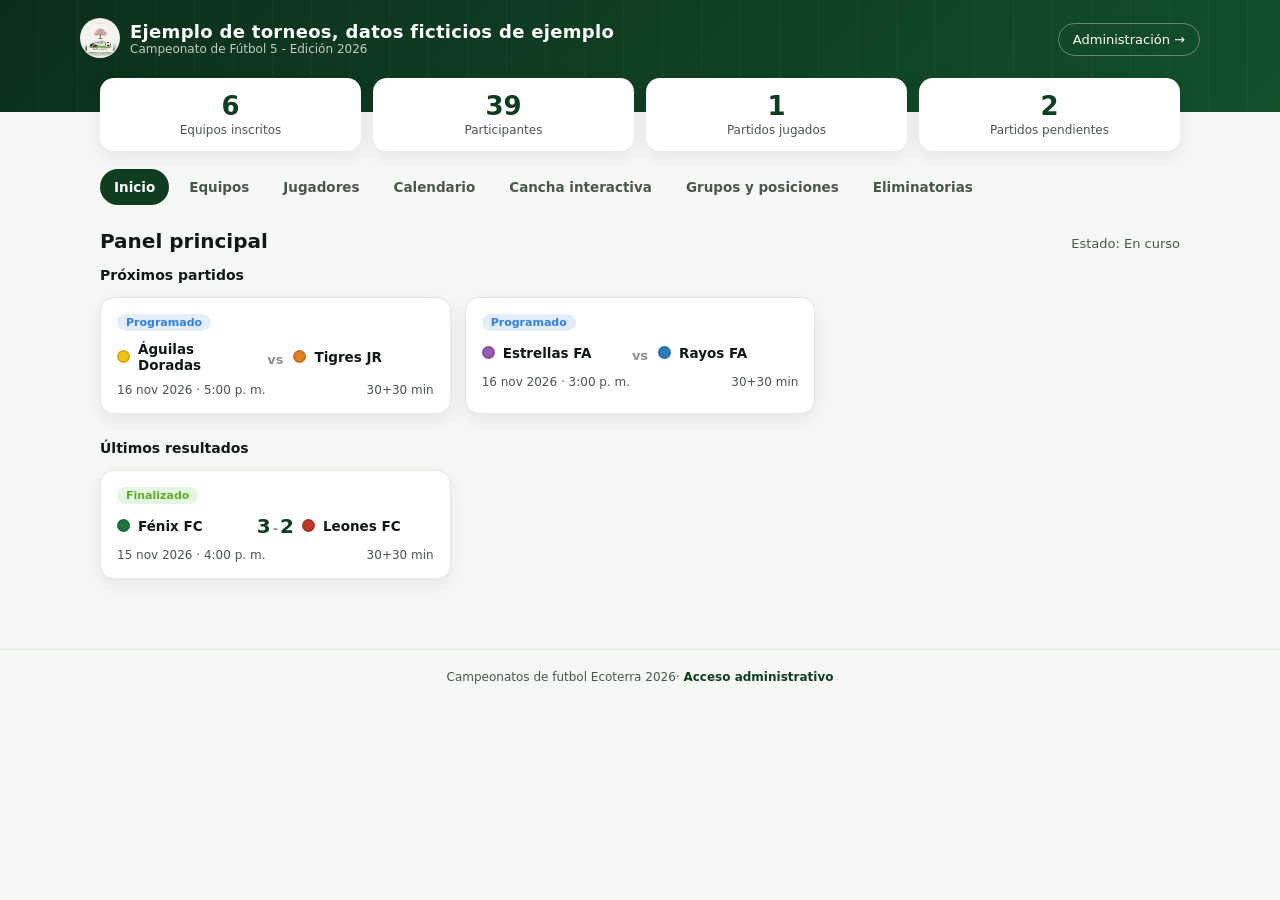
<file: index.html>
<!doctype html>
<html lang="es">
<head>
<meta charset="UTF-8" />
<meta name="viewport" content="width=device-width, initial-scale=1" />
<title>Torneos de Futbol Ecoterra Cluster 1</title>
<meta name="description" content="Organización de torneos de fútbol 5: equipos, categorías, calendario, resultados y eliminatorias." />
<link rel="stylesheet" href="css/styles.css" />
<link rel="icon" type="image/png" href="img/logo.png?v=2" />
</head>
<body>

  <header class="topbar">
    <div class="topbar-inner">
      <div class="brand">
        <img src="img/logo.png" alt="EcoTerra Maquilishuat Cluster 1" class="brand-badge" />
        <div class="brand-text">
          <h1>Ejemplo de torneos, datos ficticios de ejemplo</h1>
          <p id="tournament-name">Administrador de Campeonatos</p>
        </div>
      </div>
      <div class="topbar-actions">
        <a href="admin.html" class="btn-ghost">Administración →</a>
      </div>
    </div>
  </header>

  <div class="stats-row" id="stats-row">
    <div class="stat-card"><div class="num" id="stat-teams">–</div><div class="label">Equipos inscritos</div></div>
    <div class="stat-card"><div class="num" id="stat-players">–</div><div class="label">Participantes</div></div>
    <div class="stat-card"><div class="num" id="stat-played">–</div><div class="label">Partidos jugados</div></div>
    <div class="stat-card"><div class="num" id="stat-pending">–</div><div class="label">Partidos pendientes</div></div>
  </div>

  <nav class="tabs" id="tabs">
    <button data-section="inicio" class="active">Inicio</button>
    <button data-section="equipos">Equipos</button>
    <button data-section="jugadores">Jugadores</button>
    <button data-section="calendario">Calendario</button>
    <button data-section="cancha">Cancha interactiva</button>
    <button data-section="grupos">Grupos y posiciones</button>
    <button data-section="eliminatorias">Eliminatorias</button>
  </nav>

  <main>

    <!-- ============ INICIO ============ -->
    <section class="section active" id="section-inicio">
      <div class="section-head">
        <h2>Panel principal</h2>
        <span class="sub" id="tournament-status-label"></span>
      </div>
      <div class="section-head" style="margin-top:0;">
        <h3 style="font-size:14px;margin:0;">Próximos partidos</h3>
      </div>
      <div class="grid" id="inicio-proximos"></div>

      <div class="section-head" style="margin-top:26px;">
        <h3 style="font-size:14px;margin:0;">Últimos resultados</h3>
      </div>
      <div class="grid" id="inicio-resultados"></div>
    </section>

    <!-- ============ EQUIPOS ============ -->
    <section class="section" id="section-equipos">
      <div class="section-head">
        <h2>Equipos</h2>
        <div class="toolbar">
          <select id="filter-category-equipos"></select>
          <select id="filter-division-equipos"></select>
        </div>
      </div>
      <div class="grid" id="equipos-grid"></div>
    </section>

    <!-- ============ JUGADORES ============ -->
    <section class="section" id="section-jugadores">
      <div class="section-head">
        <h2>Jugadores</h2>
        <div class="toolbar">
          <input type="search" id="jugadores-search" placeholder="Buscar jugador..." />
        </div>
      </div>
      <div style="overflow-x:auto;">
        <table class="standings" id="jugadores-table" style="min-width:560px;">
          <thead><tr><th>#</th><th>Jugador</th><th>Equipo</th><th>Categoría</th><th>Rol</th></tr></thead>
          <tbody id="jugadores-tbody"></tbody>
        </table>
      </div>
    </section>

    <!-- ============ CALENDARIO ============ -->
    <section class="section" id="section-calendario">
      <div class="section-head">
        <h2>Calendario</h2>
        <div class="toolbar">
          <select id="filter-category-calendario"></select>
          <select id="filter-division-calendario"></select>
          <select id="filter-status-calendario">
            <option value="">Todos los estados</option>
            <option value="scheduled">Programado</option>
            <option value="live">En juego</option>
            <option value="finished">Finalizado</option>
            <option value="suspended">Suspendido</option>
            <option value="rescheduled">Reprogramado</option>
          </select>
        </div>
      </div>
      <div class="grid" id="calendario-grid"></div>
    </section>

    <!-- ============ CANCHA INTERACTIVA ============ -->
    <section class="section" id="section-cancha">
      <div class="section-head">
        <h2>Cancha interactiva</h2>
        <div class="toolbar">
          <select id="cancha-match-select"></select>
        </div>
      </div>
      <div id="cancha-container"></div>
    </section>

    <!-- ============ GRUPOS Y POSICIONES ============ -->
    <section class="section" id="section-grupos">
      <div class="section-head">
        <h2>Grupos y posiciones</h2>
        <div class="toolbar">
          <select id="filter-category-grupos"></select>
          <select id="filter-division-grupos"></select>
        </div>
      </div>
      <div id="grupos-container"></div>
    </section>

    <!-- ============ ELIMINATORIAS ============ -->
    <section class="section" id="section-eliminatorias">
      <div class="section-head">
        <h2>Eliminatorias</h2>
        <div class="toolbar">
          <select id="filter-category-elim"></select>
          <select id="filter-division-elim"></select>
        </div>
      </div>
      <div id="eliminatorias-container"></div>
    </section>

  </main>

  <footer class="site-footer">
    Campeonatos de futbol Ecoterra 2026· <a href="admin.html">Acceso administrativo</a>
  </footer>

  <!-- Modal de detalle de partido -->
  <div class="modal-backdrop hidden" id="modal-backdrop">
    <div class="modal">
      <button class="modal-close" id="modal-close">✕</button>
      <h2 id="modal-title">Partido</h2>
      <div id="modal-body"></div>
    </div>
  </div>

  <!-- Modal de detalle de equipo -->
  <div class="modal-backdrop hidden" id="team-modal-backdrop">
    <div class="modal">
      <button class="modal-close" id="team-modal-close">✕</button>
      <div id="team-modal-body"></div>
    </div>
  </div>

  <script src="js/data.js"></script>
  <script src="js/standings.js"></script>
  <script src="js/bracket.js"></script>
  <script src="js/teams.js"></script>
  <script src="js/matches.js"></script>
  <script src="js/groups.js"></script>
  <script src="js/app.js"></script>
</body>
</html>
</file>
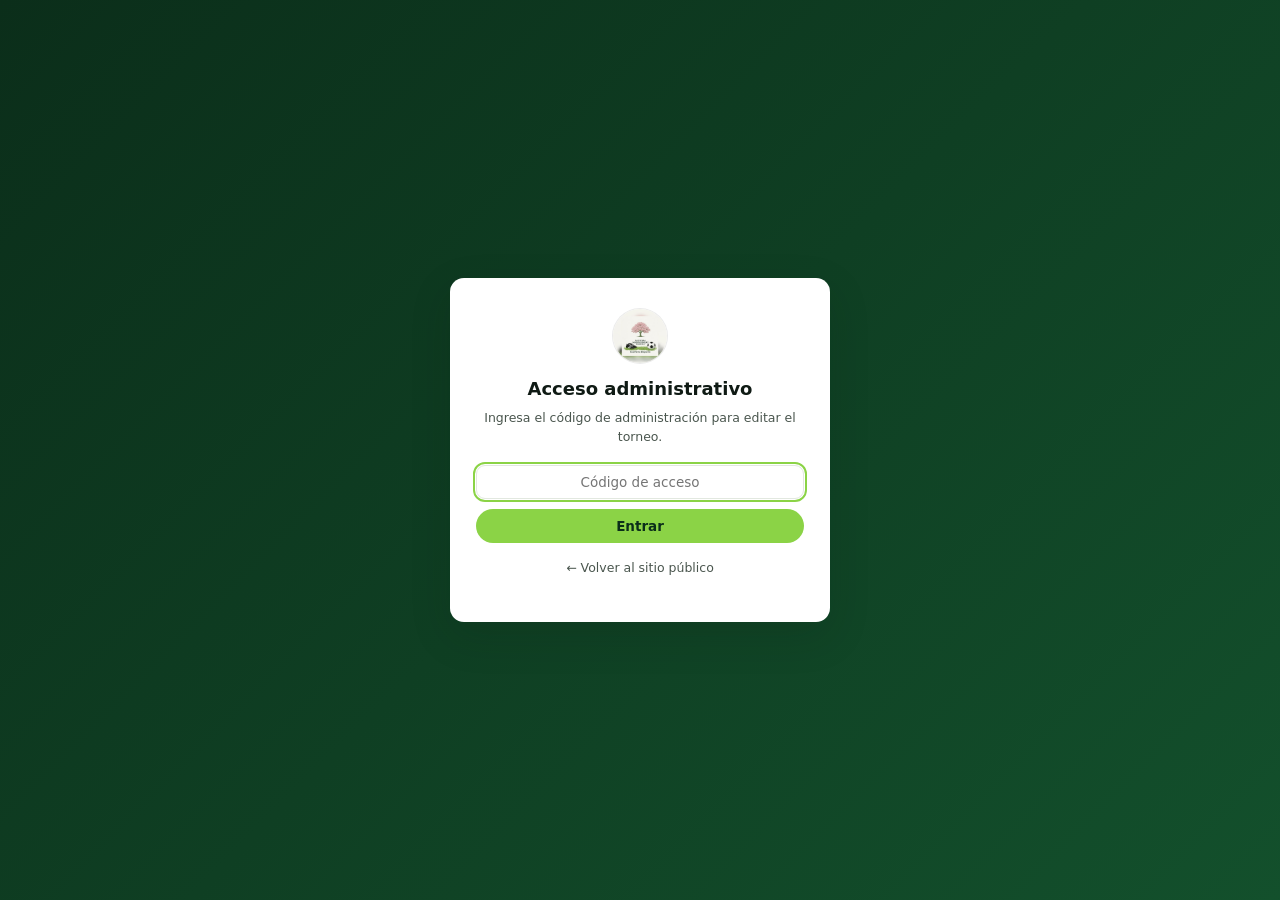
<file: admin.html>
<!doctype html>
<html lang="es">
<head>
<meta charset="UTF-8" />
<meta name="viewport" content="width=device-width, initial-scale=1" />
<title>Administración — Torneos de Futbol Ecoterra Cluster 1</title>
<link rel="stylesheet" href="css/styles.css" />
<link rel="stylesheet" href="css/admin.css" />
<link rel="icon" type="image/png" href="img/logo.png?v=2" />
</head>
<body>

  <!-- Candado de acceso (filtro simple, no es un login real — ver js/admin-auth.js) -->
  <div class="admin-gate" id="admin-gate">
    <div class="admin-gate-card">
      <img src="img/logo.png" alt="EcoTerra Maquilishuat Cluster 1" class="brand-badge" style="width:56px;height:56px;" />
      <h1>Acceso administrativo</h1>
      <p class="note">Ingresa el código de administración para editar el torneo.</p>
      <input type="password" id="gate-code" placeholder="Código de acceso" autocomplete="off" />
      <button class="btn lime" id="gate-submit">Entrar</button>
      <p id="gate-error" class="hidden" style="color:var(--red);font-size:12.5px;margin-top:8px;">Código incorrecto.</p>
      <p class="center" style="margin-top:14px;">
        <a href="index.html" style="font-size:12.5px;color:var(--ink-soft);">← Volver al sitio público</a>
      </p>
    </div>
  </div>

  <div id="admin-app" class="hidden">

  <div class="export-bar">
    <span id="draft-status">Cargando datos…</span>
    <div class="toolbar">
      <button class="btn small secondary" id="btn-discard-draft">Descartar borrador</button>
      <button class="btn small lime" id="btn-export">⬇ Exportar JSON actualizado</button>
    </div>
  </div>

  <header class="topbar admin-topbar">
    <div class="topbar-inner">
      <div class="brand">
        <img src="img/logo.png" alt="EcoTerra Maquilishuat Cluster 1" class="brand-badge" />
        <div class="brand-text">
          <h1>Panel de administración</h1>
          <p id="tournament-name">Torneo 5</p>
        </div>
      </div>
      <div class="topbar-actions">
        <a href="index.html" class="btn-ghost">← Ver sitio público</a>
        <button class="btn-ghost" id="btn-lock-panel" title="Bloquear panel">🔒 Bloquear</button>
      </div>
    </div>
  </header>

  <nav class="tabs" id="tabs">
    <button data-section="torneo" class="active">Torneo</button>
    <button data-section="equipos">Equipos</button>
    <button data-section="grupos">Grupos</button>
    <button data-section="calendario">Partidos</button>
    <button data-section="eliminatorias">Eliminatorias</button>
    <button data-section="datos">Importar / Exportar</button>
  </nav>

  <main>

    <!-- ============ TORNEO ============ -->
    <section class="section active" id="section-torneo">
      <div class="panel">
        <h3>Torneos</h3>
        <ul class="admin-list" id="tournament-list"></ul>
        <div style="margin-top:10px;">
          <button class="btn secondary small" id="btn-new-tournament">+ Nuevo torneo</button>
        </div>
      </div>

      <div class="panel">
        <h3>Datos generales</h3>
        <div class="form-grid">
          <div class="full">
            <label>Nombre del torneo</label>
            <input type="text" id="t-name" />
          </div>
          <div>
            <label>Estado</label>
            <select id="t-status">
              <option value="registration">Inscripción abierta</option>
              <option value="in_progress">En curso</option>
              <option value="finished">Finalizado</option>
            </select>
          </div>
          <div>
            <label>Consulta pública</label>
            <select id="t-public">
              <option value="true">Pública</option>
              <option value="false">Privada</option>
            </select>
          </div>
        </div>
      </div>

      <div class="panel">
        <h3>Duración y reglas del partido</h3>
        <div class="form-grid">
          <div><label>Primer tiempo (min)</label><input type="number" id="t-first-half" min="1" /></div>
          <div><label>Segundo tiempo (min)</label><input type="number" id="t-second-half" min="1" /></div>
          <div><label>Descanso (min)</label><input type="number" id="t-halftime" min="0" /></div>
          <div><label>Máximo de jugadores por equipo</label><input type="number" id="t-max-players" min="5" max="30" /></div>
          <div><label>Clasifican por grupo (eliminatoria)</label><input type="number" id="t-advance" min="1" max="4" /></div>
        </div>
      </div>

      <div class="panel">
        <h3>Categorías <span class="count" id="cat-count"></span></h3>
        <ul class="admin-list" id="categories-list"></ul>
        <div class="form-grid" style="margin-top:12px;">
          <div><label>ID (corto)</label><input type="text" id="new-cat-id" placeholder="Ej. INF" /></div>
          <div><label>Nombre</label><input type="text" id="new-cat-name" placeholder="Ej. Infantil" /></div>
          <div><label>Edad mínima</label><input type="number" id="new-cat-min" value="0" /></div>
          <div><label>Edad máxima</label><input type="number" id="new-cat-max" placeholder="vacío = sin límite" /></div>
        </div>
        <div style="margin-top:10px;"><button class="btn secondary small" id="btn-add-category">+ Agregar categoría</button></div>
      </div>
    </section>

    <!-- ============ EQUIPOS ============ -->
    <section class="section" id="section-equipos">
      <div class="section-head">
        <h2>Equipos</h2>
        <div class="toolbar">
          <select id="filter-category-equipos"></select>
          <select id="filter-division-equipos"></select>
        </div>
      </div>

      <div class="panel">
        <h3>Agregar equipo</h3>
        <div class="form-grid">
          <div><label>Nombre del equipo</label><input type="text" id="new-team-name" /></div>
          <div><label>Categoría</label><select id="new-team-category"></select></div>
          <div><label>División</label><select id="new-team-division"></select></div>
          <div><label>Color principal</label><div class="inline-color"><input type="color" id="new-team-color1" value="#1b7a3d" /></div></div>
          <div><label>Color secundario</label><div class="inline-color"><input type="color" id="new-team-color2" value="#ffffff" /></div></div>
        </div>
        <div style="margin-top:10px;"><button class="btn lime small" id="btn-add-team">+ Crear equipo</button></div>
      </div>

      <div id="equipos-admin-list"></div>
    </section>

    <!-- ============ GRUPOS ============ -->
    <section class="section" id="section-grupos">
      <div class="section-head">
        <h2>Grupos</h2>
        <div class="toolbar">
          <select id="filter-category-grupos"></select>
          <select id="filter-division-grupos"></select>
        </div>
      </div>
      <div id="grupos-admin-container"></div>
    </section>

    <!-- ============ PARTIDOS ============ -->
    <section class="section" id="section-calendario">
      <div class="section-head">
        <h2>Partidos</h2>
        <div class="toolbar">
          <select id="filter-category-calendario"></select>
          <select id="filter-division-calendario"></select>
        </div>
      </div>

      <div class="panel">
        <h3>Programar nuevo partido</h3>
        <div class="form-grid">
          <div><label>Grupo (opcional)</label><select id="new-match-group"><option value="">Sin grupo / eliminatoria</option></select></div>
          <div><label>Equipo local</label><select id="new-match-home"></select></div>
          <div><label>Equipo visitante</label><select id="new-match-away"></select></div>
          <div><label>Fecha</label><input type="date" id="new-match-date" /></div>
          <div><label>Hora</label><input type="time" id="new-match-time" /></div>
        </div>
        <div style="margin-top:10px;"><button class="btn lime small" id="btn-add-match">+ Programar partido</button></div>
      </div>

      <ul class="admin-list" id="matches-admin-list"></ul>
    </section>

    <!-- ============ ELIMINATORIAS ============ -->
    <section class="section" id="section-eliminatorias">
      <div class="section-head">
        <h2>Eliminatorias</h2>
        <div class="toolbar">
          <select id="filter-category-elim"></select>
          <select id="filter-division-elim"></select>
        </div>
      </div>
      <div class="panel">
        <div class="toolbar">
          <button class="btn secondary small" id="btn-gen-bracket">Generar cruces iniciales</button>
          <button class="btn secondary small" id="btn-advance-bracket">Avanzar a la siguiente ronda</button>
        </div>
        <p class="muted" id="bracket-msg" style="font-size:12.5px;margin-top:8px;"></p>
      </div>
      <div id="eliminatorias-admin-container"></div>
    </section>

    <!-- ============ IMPORTAR / EXPORTAR ============ -->
    <section class="section" id="section-datos">
      <div class="panel">
        <h3>Exportar</h3>
        <p class="muted" style="font-size:13px;">Descarga el archivo <code>tournaments.json</code> actualizado con todos tus cambios. Reemplaza el archivo <code>data/tournaments.json</code> de tu repositorio en GitHub y haz commit/push para publicar los cambios (solo cuentas con permiso de escritura pueden hacerlo).</p>
        <button class="btn lime" id="btn-export-2">⬇ Descargar tournaments.json</button>
      </div>
      <div class="panel">
        <h3>Importar</h3>
        <p class="muted" style="font-size:13px;">Carga un archivo <code>tournaments.json</code> (por ejemplo, el publicado actualmente en tu repositorio) para continuar editando desde ahí.</p>
        <input type="file" id="import-file" accept="application/json" />
      </div>
      <div class="panel">
        <h3>Borrador local</h3>
        <p class="muted" style="font-size:13px;">Tus cambios se guardan automáticamente en este navegador mientras trabajas, para que no se pierdan si recargas la página. No se publican hasta que exportes el JSON y lo subas a GitHub.</p>
        <button class="btn danger small" id="btn-discard-draft-2">Descartar borrador y recargar datos publicados</button>
      </div>
    </section>

  </main>

  <!-- Modal de edición de partido -->
  <div class="modal-backdrop hidden" id="match-modal-backdrop">
    <div class="modal">
      <button class="modal-close" id="match-modal-close">✕</button>
      <div id="match-modal-body"></div>
    </div>
  </div>

  </div><!-- /#admin-app -->

  <script src="js/data.js"></script>
  <script src="js/standings.js"></script>
  <script src="js/bracket.js"></script>
  <script src="js/teams.js"></script>
  <script src="js/matches.js"></script>
  <script src="js/groups.js"></script>
  <script src="js/admin-auth.js"></script>
  <script src="js/admin.js"></script>
</body>
</html>
</file>
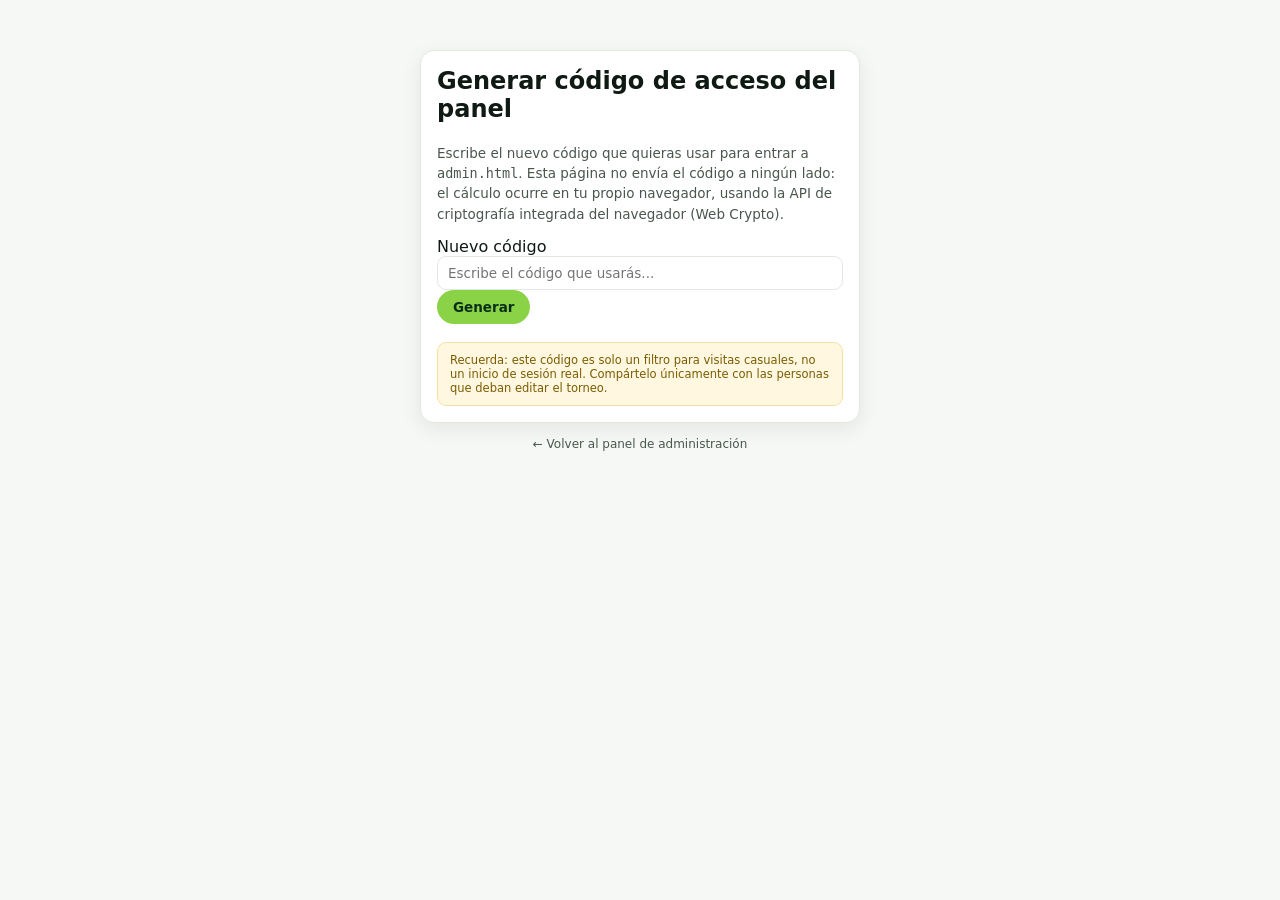
<file: generate-code.html>
<!doctype html>
<html lang="es">
<head>
<meta charset="UTF-8" />
<meta name="viewport" content="width=device-width, initial-scale=1" />
<title>Torneos de Futbol Ecoterra Cluster 1</title>
<link rel="stylesheet" href="css/styles.css" />
</head>
<body>
  <div style="max-width:480px;margin:50px auto;padding:0 20px;">
    <div class="card">
      <h2 class="mt-0">Generar código de acceso del panel</h2>
      <p class="muted" style="font-size:13.5px;line-height:1.5;">
        Escribe el nuevo código que quieras usar para entrar a <code>admin.html</code>.
        Esta página no envía el código a ningún lado: el cálculo ocurre en tu propio
        navegador, usando la API de criptografía integrada del navegador (Web Crypto).
      </p>
      <div class="field-group">
        <label>Nuevo código</label>
        <input type="text" id="code-input" placeholder="Escribe el código que usarás..." style="width:100%;" />
      </div>
      <button class="btn lime" id="gen-btn">Generar</button>

      <div id="result" class="hidden" style="margin-top:18px;">
        <p class="muted" style="font-size:12.5px;">
          Copia esta línea completa y reemplaza la línea <code>const CODE_HASH = ...</code>
          dentro de <code>js/admin-auth.js</code>:
        </p>
        <textarea id="result-text" readonly style="width:100%;min-height:64px;font-family:monospace;font-size:12.5px;"></textarea>
        <button class="btn secondary small" id="copy-btn" style="margin-top:8px;">Copiar línea</button>
        <p id="copy-ok" class="hidden" style="font-size:12px;color:var(--lime-dark);margin-top:6px;">¡Copiado!</p>
      </div>

      <div class="warn" style="margin-top:18px;background:#fff7e0;border:1px solid #f4e2a0;border-radius:var(--radius-sm);padding:10px 12px;font-size:11.5px;color:#7a5c00;">
        Recuerda: este código es solo un filtro para visitas casuales, no un inicio de
        sesión real. Compártelo únicamente con las personas que deban editar el torneo.
      </div>
    </div>
    <p class="center muted" style="font-size:12px;margin-top:14px;"><a href="admin.html">← Volver al panel de administración</a></p>
  </div>

  <script>
    async function sha256Hex(text) {
      const enc = new TextEncoder().encode(text);
      const buf = await crypto.subtle.digest("SHA-256", enc);
      return Array.from(new Uint8Array(buf)).map((b) => b.toString(16).padStart(2, "0")).join("");
    }

    async function generate() {
      const val = document.getElementById("code-input").value;
      if (!val) return;
      const hash = await sha256Hex(val);
      document.getElementById("result-text").value =
        `  const CODE_HASH = "${hash}"; // actualizado ${new Date().toISOString().slice(0, 10)}`;
      document.getElementById("result").classList.remove("hidden");
      document.getElementById("copy-ok").classList.add("hidden");
    }

    document.getElementById("gen-btn").addEventListener("click", generate);
    document.getElementById("code-input").addEventListener("keydown", (e) => {
      if (e.key === "Enter") generate();
    });
    document.getElementById("copy-btn").addEventListener("click", () => {
      const ta = document.getElementById("result-text");
      ta.select();
      navigator.clipboard.writeText(ta.value).then(() => {
        document.getElementById("copy-ok").classList.remove("hidden");
      });
    });
  </script>
</body>
</html>
</file>
<file: css/styles.css>
/* ==========================================================================
   Torneo 5 — Administrador de Campeonatos
   Hoja de estilos principal (sitio público y compartida con admin)
   ========================================================================== */

:root {
  --turf-900: #0b2e1a;
  --turf-800: #0f3d22;
  --turf-700: #13502c;
  --turf-line: rgba(255, 255, 255, 0.55);
  --lime: #8bd346;
  --lime-dark: #5fae27;
  --ink: #0f1a14;
  --ink-soft: #4a564e;
  --paper: #f6f8f5;
  --card: #ffffff;
  --border: #e2e8e0;
  --shadow: 0 6px 20px rgba(15, 30, 20, 0.08);
  --shadow-lg: 0 14px 40px rgba(15, 30, 20, 0.16);
  --radius: 14px;
  --radius-sm: 9px;
  --yellow: #f4c430;
  --red: #e14b4b;
  --blue: #2f80ed;
  --gray: #8a948e;
  --font: "Segoe UI", system-ui, -apple-system, Roboto, Helvetica, Arial, sans-serif;
}

* { box-sizing: border-box; }

html, body {
  margin: 0;
  padding: 0;
  font-family: var(--font);
  background: var(--paper);
  color: var(--ink);
  -webkit-font-smoothing: antialiased;
}

img { max-width: 100%; display: block; }
button { font-family: inherit; cursor: pointer; }
a { color: inherit; text-decoration: none; }

.hidden { display: none !important; }

/* ---------- Top bar ---------- */
.topbar {
  background: linear-gradient(135deg, var(--turf-900), var(--turf-700));
  color: #fff;
  padding: 18px 20px 54px;
  position: relative;
  overflow: hidden;
}

.topbar::after {
  content: "";
  position: absolute;
  inset: 0;
  background-image: repeating-linear-gradient(
    90deg,
    transparent,
    transparent 38px,
    var(--turf-line) 38px,
    var(--turf-line) 39px
  );
  opacity: 0.06;
  pointer-events: none;
}

.topbar-inner {
  max-width: 1120px;
  margin: 0 auto;
  display: flex;
  align-items: center;
  justify-content: space-between;
  gap: 12px;
  position: relative;
  z-index: 1;
}

.brand {
  display: flex;
  align-items: center;
  gap: 10px;
}

.brand-badge {
  width: 40px;
  height: 40px;
  border-radius: 50%;
  background: var(--lime);
  color: var(--turf-900);
  display: flex;
  align-items: center;
  justify-content: center;
  font-weight: 800;
  font-size: 15px;
  flex-shrink: 0;
  overflow: hidden;
}

/* Cuando el badge es un logo (<img class="brand-badge">) en vez de texto */
img.brand-badge {
  object-fit: cover;
  background: #fff;
  border: 1px solid rgba(0, 0, 0, 0.08);
}

.brand-text h1 {
  margin: 0;
  font-size: 18px;
  letter-spacing: 0.3px;
}

.brand-text p {
  margin: 0;
  font-size: 12px;
  opacity: 0.75;
}

.topbar-actions a.btn-ghost {
  border: 1px solid rgba(255,255,255,0.35);
  padding: 8px 14px;
  border-radius: 999px;
  font-size: 13px;
  color: #fff;
  white-space: nowrap;
}
.topbar-actions a.btn-ghost:hover { background: rgba(255,255,255,0.12); }

/* Dashboard stat cards, pulled up over the topbar */
.stats-row {
  max-width: 1120px;
  margin: -34px auto 0;
  padding: 0 20px;
  display: grid;
  grid-template-columns: repeat(4, 1fr);
  gap: 12px;
  position: relative;
  z-index: 2;
}

.stat-card {
  background: var(--card);
  border-radius: var(--radius);
  box-shadow: var(--shadow);
  padding: 14px 16px;
  text-align: center;
}

.stat-card .num {
  font-size: 26px;
  font-weight: 800;
  color: var(--turf-800);
  line-height: 1.1;
}

.stat-card .label {
  font-size: 12px;
  color: var(--ink-soft);
  margin-top: 2px;
}

/* ---------- Nav ---------- */
nav.tabs {
  max-width: 1120px;
  margin: 18px auto 0;
  padding: 0 20px;
  display: flex;
  gap: 6px;
  overflow-x: auto;
  scrollbar-width: none;
}
nav.tabs::-webkit-scrollbar { display: none; }

nav.tabs button {
  border: none;
  background: transparent;
  padding: 10px 14px;
  font-size: 13.5px;
  font-weight: 600;
  color: var(--ink-soft);
  border-radius: 999px;
  white-space: nowrap;
  transition: background .15s, color .15s;
}

nav.tabs button.active {
  background: var(--turf-800);
  color: #fff;
}

nav.tabs button:not(.active):hover {
  background: var(--border);
}

/* ---------- Layout ---------- */
main {
  max-width: 1120px;
  margin: 0 auto;
  padding: 18px 20px 60px;
}

.section { display: none; }
.section.active { display: block; animation: fadein .2s ease; }

@keyframes fadein {
  from { opacity: 0; transform: translateY(4px); }
  to { opacity: 1; transform: translateY(0); }
}

.section-head {
  display: flex;
  align-items: baseline;
  justify-content: space-between;
  gap: 10px;
  margin: 6px 0 14px;
  flex-wrap: wrap;
}

.section-head h2 {
  margin: 0;
  font-size: 20px;
}

.section-head .sub {
  font-size: 13px;
  color: var(--ink-soft);
}

.toolbar {
  display: flex;
  gap: 8px;
  flex-wrap: wrap;
  align-items: center;
}

select, input[type="text"], input[type="search"], input[type="date"], input[type="time"], input[type="number"], input[type="password"], input[type="color"], textarea {
  border: 1px solid var(--border);
  border-radius: var(--radius-sm);
  padding: 8px 10px;
  font-size: 13.5px;
  font-family: inherit;
  background: #fff;
  color: var(--ink);
}
select:focus, input:focus, textarea:focus { outline: 2px solid var(--lime); outline-offset: 1px; }

.btn {
  display: inline-flex;
  align-items: center;
  gap: 6px;
  border: none;
  border-radius: 999px;
  padding: 9px 16px;
  font-size: 13.5px;
  font-weight: 600;
  background: var(--turf-800);
  color: #fff;
}
.btn:hover { background: var(--turf-900); }
.btn.secondary { background: #fff; color: var(--turf-800); border: 1px solid var(--border); }
.btn.secondary:hover { background: var(--paper); }
.btn.lime { background: var(--lime); color: var(--turf-900); }
.btn.lime:hover { background: var(--lime-dark); }
.btn.danger { background: #fff; color: var(--red); border: 1px solid #f3cfcf; }
.btn.danger:hover { background: #fdeeee; }
.btn.small { padding: 6px 11px; font-size: 12.5px; }
.btn:disabled { opacity: .5; cursor: not-allowed; }

/* ---------- Cards grid ---------- */
.grid {
  display: grid;
  grid-template-columns: repeat(auto-fill, minmax(260px, 1fr));
  gap: 14px;
}

.card {
  background: var(--card);
  border: 1px solid var(--border);
  border-radius: var(--radius);
  box-shadow: var(--shadow);
  padding: 16px;
}

/* ---------- Team card ---------- */
.team-card { cursor: pointer; transition: transform .12s; }
.team-card:hover { transform: translateY(-2px); }

.team-card-head {
  display: flex;
  align-items: center;
  gap: 10px;
}

.team-chip {
  width: 44px;
  height: 44px;
  border-radius: 50%;
  display: flex;
  align-items: center;
  justify-content: center;
  font-weight: 800;
  font-size: 14px;
  flex-shrink: 0;
  border: 3px solid rgba(0,0,0,0.08);
}

.team-card-head h3 { margin: 0; font-size: 15.5px; }
.team-card-head .meta { font-size: 12px; color: var(--ink-soft); margin-top: 2px; }

.badge {
  display: inline-block;
  font-size: 11px;
  font-weight: 700;
  padding: 2px 9px;
  border-radius: 999px;
  background: var(--border);
  color: var(--ink-soft);
}
.badge.active { background: #e4f7e0; color: var(--lime-dark); }
.badge.withdrawn { background: #f4e6c4; color: #8a6400; }
.badge.disqualified { background: #fbe0e0; color: var(--red); }
.badge.scheduled { background: #e5edfb; color: var(--blue); }
.badge.live { background: #fde6cc; color: #c9700c; }
.badge.finished { background: #e4f7e0; color: var(--lime-dark); }
.badge.suspended { background: #f1e6fb; color: #7a3fb0; }
.badge.rescheduled { background: #f4e6c4; color: #8a6400; }

.roster-table { width: 100%; border-collapse: collapse; margin-top: 10px; font-size: 13px; }
.roster-table th { text-align: left; font-size: 11px; text-transform: uppercase; color: var(--ink-soft); padding: 4px 6px; border-bottom: 1px solid var(--border); }
.roster-table td { padding: 5px 6px; border-bottom: 1px solid #f0f2ee; }
.gk-tag { font-size: 10px; background: var(--turf-800); color: #fff; padding: 1px 6px; border-radius: 999px; margin-left: 6px; }

/* ---------- Match card ---------- */
.match-card { display: flex; flex-direction: column; gap: 10px; cursor: pointer; }
.match-card:hover { transform: translateY(-2px); }

.match-row {
  display: grid;
  grid-template-columns: 1fr auto 1fr;
  align-items: center;
  gap: 8px;
}

.match-team { display: flex; align-items: center; gap: 8px; font-weight: 600; font-size: 13.5px; }
.match-row .match-team:last-child { justify-content: flex-end; text-align: right; flex-direction: row-reverse; }

.dot { width: 13px; height: 13px; border-radius: 50%; flex-shrink: 0; border: 2px solid rgba(0,0,0,0.12); }

.match-score { font-size: 20px; font-weight: 800; color: var(--turf-800); white-space: nowrap; }
.match-score .vs { color: var(--gray); font-weight: 600; font-size: 13px; margin: 0 2px; }

.match-meta { font-size: 12px; color: var(--ink-soft); display: flex; justify-content: space-between; align-items: center; flex-wrap: wrap; gap: 6px; }

/* ---------- Cancha interactiva (SVG field) ---------- */
.cancha-wrap { background: var(--card); border: 1px solid var(--border); border-radius: var(--radius); box-shadow: var(--shadow); padding: 16px; }
.cancha-svg { width: 100%; height: auto; display: block; }
.cancha-caption { display: flex; justify-content: space-between; align-items: center; margin-top: 10px; font-size: 12.5px; color: var(--ink-soft); flex-wrap: wrap; gap: 6px; }

.match-detail-grid { display: grid; grid-template-columns: 1fr 1fr; gap: 16px; margin-top: 16px; }
@media (max-width: 760px) { .match-detail-grid { grid-template-columns: 1fr; } }

.lineup-col h4 { margin: 0 0 8px; font-size: 13px; text-transform: uppercase; letter-spacing: .4px; color: var(--ink-soft); }
.lineup-list { list-style: none; margin: 0; padding: 0; font-size: 13.5px; }
.lineup-list li { padding: 5px 0; border-bottom: 1px solid #f0f2ee; display: flex; justify-content: space-between; }
.lineup-list li.suplente { color: var(--ink-soft); }

.incident-list { list-style: none; margin: 10px 0 0; padding: 0; }
.incident-list li { display: flex; gap: 8px; padding: 7px 0; border-bottom: 1px solid #f0f2ee; font-size: 13.5px; align-items: flex-start; }
.incident-list .min { font-weight: 700; color: var(--turf-800); min-width: 34px; flex-shrink: 0; }
.incident-list .icon { flex-shrink: 0; }

/* ---------- Standings table ---------- */
.group-block { margin-bottom: 22px; }
.group-block h3 { font-size: 15px; margin: 0 0 8px; display: flex; align-items: center; gap: 8px; }

table.standings { width: 100%; border-collapse: collapse; background: var(--card); border: 1px solid var(--border); border-radius: var(--radius); overflow: hidden; font-size: 13px; }
table.standings th { background: var(--turf-800); color: #fff; padding: 8px 7px; font-size: 11.5px; text-transform: uppercase; text-align: center; }
table.standings th:first-child { text-align: left; padding-left: 12px; }
table.standings td { padding: 8px 7px; text-align: center; border-bottom: 1px solid #f0f2ee; }
table.standings td:first-child { text-align: left; padding-left: 12px; font-weight: 600; display: flex; align-items: center; gap: 7px; }
table.standings tr:last-child td { border-bottom: none; }
table.standings tr.qualify { background: #f1faee; }
table.standings td.pts { font-weight: 800; color: var(--turf-800); }

/* ---------- Bracket ---------- */
.bracket { display: flex; gap: 26px; overflow-x: auto; padding: 10px 2px 18px; }
.bracket-round { display: flex; flex-direction: column; justify-content: space-around; gap: 18px; min-width: 210px; }
.bracket-round h4 { font-size: 11.5px; text-transform: uppercase; color: var(--ink-soft); text-align: center; margin: 0 0 6px; }
.bracket-match { background: var(--card); border: 1px solid var(--border); border-radius: var(--radius-sm); padding: 9px 11px; box-shadow: var(--shadow); }
.bracket-match .bm-team { display: flex; justify-content: space-between; align-items: center; font-size: 12.5px; padding: 3px 0; }
.bracket-match .bm-team.winner { font-weight: 800; color: var(--turf-800); }
.bracket-match .bm-team .n { display: flex; align-items: center; gap: 6px; }
.champion-card { background: linear-gradient(135deg, var(--lime), var(--lime-dark)); color: var(--turf-900); border-radius: var(--radius); padding: 16px; text-align: center; font-weight: 800; box-shadow: var(--shadow-lg); }
.champion-card .trophy { font-size: 26px; display: block; margin-bottom: 4px; }

/* ---------- Empty state ---------- */
.empty-state { text-align: center; padding: 40px 20px; color: var(--ink-soft); }
.empty-state .big { font-size: 34px; margin-bottom: 6px; }

/* ---------- Modal ---------- */
.modal-backdrop {
  position: fixed; inset: 0; background: rgba(10,20,14,0.55);
  display: flex; align-items: flex-end; justify-content: center;
  z-index: 50; padding: 0;
}
.modal {
  background: var(--paper); width: 100%; max-width: 680px;
  max-height: 92vh; overflow-y: auto;
  border-radius: 18px 18px 0 0;
  padding: 20px; position: relative;
  box-shadow: 0 -10px 40px rgba(0,0,0,0.25);
}
@media (min-width: 760px) {
  .modal-backdrop { align-items: center; }
  .modal { border-radius: var(--radius); }
}
.modal-close {
  position: absolute; top: 14px; right: 14px;
  width: 30px; height: 30px; border-radius: 50%;
  background: var(--border); border: none; font-size: 15px; color: var(--ink);
}
.modal h2 { margin: 0 20px 4px 0; font-size: 18px; }

/* ---------- Footer ---------- */
footer.site-footer {
  text-align: center; font-size: 12px; color: var(--ink-soft);
  padding: 20px; border-top: 1px solid var(--border); margin-top: 10px;
}
footer.site-footer a { color: var(--turf-800); font-weight: 600; }

/* ---------- Responsive ---------- */
@media (max-width: 680px) {
  .stats-row { grid-template-columns: repeat(2, 1fr); }
  .brand-text p { display: none; }
  .match-detail-grid { gap: 10px; }
}

/* ---------- Utility text ---------- */
.muted { color: var(--ink-soft); }
.center { text-align: center; }
.mt-0 { margin-top: 0; }
.flex { display: flex; align-items: center; gap: 8px; }
.flex-between { display: flex; align-items: center; justify-content: space-between; }
.wrap { flex-wrap: wrap; }
</file>
<file: css/admin.css>
/* ==========================================================================
   Torneo 5 — Estilos del panel de administración
   Se carga junto con styles.css
   ========================================================================== */

.admin-gate {
  min-height: 100vh;
  display: flex;
  align-items: center;
  justify-content: center;
  background: linear-gradient(135deg, var(--turf-900), var(--turf-700));
  padding: 20px;
}

.admin-gate-card {
  background: #fff;
  border-radius: var(--radius);
  box-shadow: var(--shadow-lg);
  padding: 30px 26px;
  max-width: 380px;
  width: 100%;
  text-align: center;
}

.admin-gate-card .brand-badge { margin: 0 auto 14px; }
.admin-gate-card h1 { font-size: 18px; margin: 0 0 4px; }
.admin-gate-card p.note { font-size: 12.5px; color: var(--ink-soft); margin: 10px 0 18px; line-height: 1.5; }
.admin-gate-card input { width: 100%; margin-bottom: 10px; text-align: center; }
.admin-gate-card .btn { width: 100%; justify-content: center; }
.admin-gate-card .warn {
  background: #fff7e0; border: 1px solid #f4e2a0; border-radius: var(--radius-sm);
  padding: 10px 12px; font-size: 11.5px; color: #7a5c00; text-align: left; margin-top: 16px; line-height: 1.5;
}

.admin-banner {
  background: #15271a;
  color: #cfe9d6;
  font-size: 12px;
  text-align: center;
  padding: 7px 14px;
}
.admin-banner strong { color: var(--lime); }

.admin-topbar .topbar-actions { display: flex; gap: 8px; }

.panel {
  background: var(--card);
  border: 1px solid var(--border);
  border-radius: var(--radius);
  box-shadow: var(--shadow);
  padding: 18px;
  margin-bottom: 18px;
}
.panel h3 { margin: 0 0 12px; font-size: 15px; }
.panel h3 .count { font-weight: 400; color: var(--ink-soft); font-size: 12.5px; }

.form-grid {
  display: grid;
  grid-template-columns: repeat(auto-fit, minmax(160px, 1fr));
  gap: 10px;
}
.form-grid .full { grid-column: 1 / -1; }
.form-grid label { font-size: 11.5px; font-weight: 700; text-transform: uppercase; color: var(--ink-soft); display: block; margin-bottom: 4px; }
.form-grid select, .form-grid input, .form-grid textarea { width: 100%; }

.field-group { margin-bottom: 10px; }
.field-group label { font-size: 11.5px; font-weight: 700; text-transform: uppercase; color: var(--ink-soft); display: block; margin-bottom: 4px; }

.inline-color { display: flex; align-items: center; gap: 6px; }
.inline-color input[type=color] { width: 40px; height: 34px; padding: 2px; }

.admin-list { list-style: none; margin: 0; padding: 0; }
.admin-list li {
  display: flex; align-items: center; justify-content: space-between; gap: 10px;
  padding: 9px 4px; border-bottom: 1px solid #f0f2ee; font-size: 13.5px;
}
.admin-list li:last-child { border-bottom: none; }
.admin-list .row-actions { display: flex; gap: 6px; flex-shrink: 0; }
.admin-list .row-main { display: flex; align-items: center; gap: 9px; min-width: 0; }
.admin-list .row-main .title { font-weight: 600; }
.admin-list .row-main .sub { font-size: 11.5px; color: var(--ink-soft); }

.icon-btn {
  width: 28px; height: 28px; border-radius: 50%; border: 1px solid var(--border);
  background: #fff; display: inline-flex; align-items: center; justify-content: center;
  font-size: 13px; flex-shrink: 0;
}
.icon-btn:hover { background: var(--paper); }
.icon-btn.danger { color: var(--red); border-color: #f3cfcf; }
.icon-btn.danger:hover { background: #fdeeee; }

.player-row { display: grid; grid-template-columns: 34px 1fr 72px 90px 86px 34px; gap: 6px; align-items: center; margin-bottom: 6px; }
.player-row input[type=text] { width: 100%; }
.player-row input[type=number] { width: 100%; }
.player-row .num-badge { width: 30px; height: 30px; border-radius: 50%; background: var(--border); display: flex; align-items: center; justify-content: center; font-size: 12px; font-weight: 700; }
@media (max-width: 620px) {
  .player-row { grid-template-columns: 1fr 1fr; grid-template-areas: "badge badge" "name name" "num role" "gk del"; }
}

.tag-select { display: flex; gap: 6px; flex-wrap: wrap; }
.tag-select button {
  border: 1px solid var(--border); background: #fff; border-radius: 999px;
  padding: 6px 12px; font-size: 12.5px; font-weight: 600; color: var(--ink-soft);
}
.tag-select button.selected { background: var(--turf-800); color: #fff; border-color: var(--turf-800); }

.save-strip {
  position: sticky; bottom: 0; left: 0; right: 0;
  background: #fff; border-top: 1px solid var(--border);
  padding: 12px 16px; margin: 0 -18px -18px;
  display: flex; align-items: center; justify-content: space-between; gap: 10px;
  flex-wrap: wrap; border-radius: 0 0 var(--radius) var(--radius);
}
.save-strip .hint { font-size: 11.5px; color: var(--ink-soft); }

.export-bar {
  position: sticky; top: 0; z-index: 10;
  background: #fff7e0; border-bottom: 1px solid #f4e2a0;
  padding: 10px 16px; display: flex; align-items: center; justify-content: space-between;
  gap: 10px; flex-wrap: wrap; font-size: 12.5px; color: #7a5c00;
}
.export-bar .btn { white-space: nowrap; }

.incident-form { display: grid; grid-template-columns: 70px 1fr 1fr 1fr; gap: 6px; margin-bottom: 8px; }
@media (max-width: 620px) { .incident-form { grid-template-columns: 1fr 1fr; } }

textarea { width: 100%; min-height: 54px; resize: vertical; }

.subs-form { display: grid; grid-template-columns: 70px 1fr 1fr auto; gap: 6px; margin-bottom: 8px; align-items: center; }
@media (max-width: 620px) { .subs-form { grid-template-columns: 1fr 1fr; } }

.status-select-row { display: flex; gap: 6px; flex-wrap: wrap; margin-bottom: 10px; }
</file>
